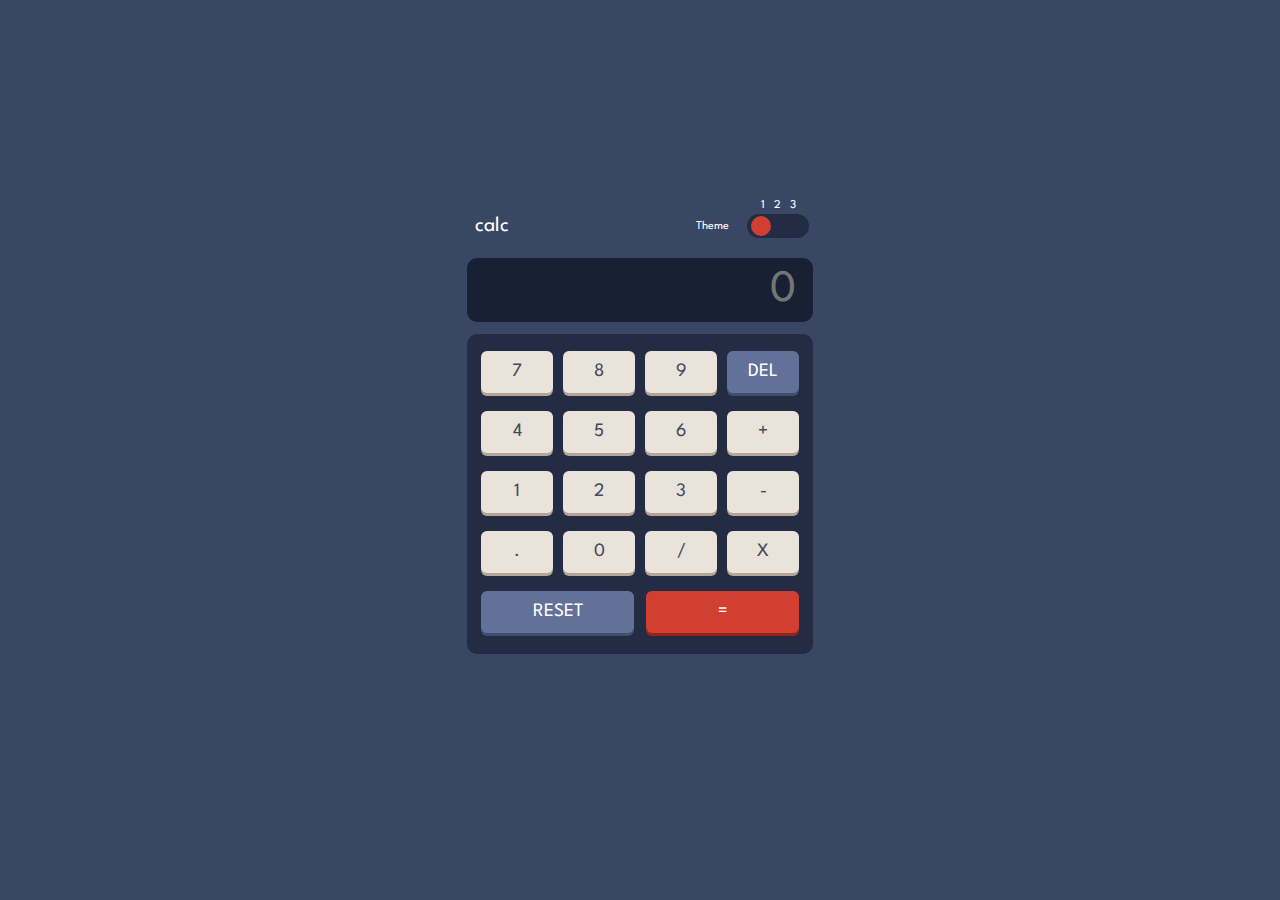
<file: index.html>
<!DOCTYPE html>
<html lang="pt-br">
<head>
    <meta charset="UTF-8">
    <meta http-equiv="X-UA-Compatible" content="IE=edge">
    <meta name="viewport" content="width=device-width, initial-scale=1.0">

    <link rel="stylesheet" type="text/css" href="css/style.css">
    <link rel="stylesheet" type="text/css" href="">

    <script defer src="index.js"></script>
  
    <title>Calculadora</title>
</head>
<body>
    <main class="container">
        <div class="box">
            <div class="cabecalho">
                <p class="calc">calc</p>
                <div class="numTheme">
                    <p>1 2 3</p>
                </div>
                <div class="pTheme">
                    <p>Theme</p>
                </div>

                <div class="input">
                    <input type="radio" id="botao01" name="theme" value="0" onclick= "trocaTema('css/style.css')" checked />
                    <label for="botao01"><span class="span"></span></label>

                    <input type="radio" id="botao02" name="theme" value="1" onclick="trocaTema('css/theme1.css')"/>
                    <label for="botao02"><span></span></label>

                    <input type="radio" id="botao03" name="theme" value="2" onclick="trocaTema('css/theme2.css')"/>
                    <label for="botao03"><span></span></label>
                    <div class="botao_slider"></div>
                  </div>
            </div>

            <section class="display">
                <input type="text" class="screem" placeholder="0" id="screem">
            </section>

            <section class="botons">
                <button type="button" class="btn-func" onclick="dis('7')">7</button>
                <button type="button" class="btn-func" onclick="dis('8')">8</button>
                <button type="button" class="btn-func" onclick="dis('9')">9</button>
                <button type="button" class="btn-func" onclick="del()" id="clear">DEL</button>

                <button type="button" class="btn-func" onclick="dis('4')">4</button>
                <button type="button" class="btn-func" onclick="dis('5')">5</button>
                <button type="button" class="btn-func" onclick="dis('6')">6</button>
                <button type="button" class="btn-func" onclick="dis('+')">+</button>

                <button type="button" class="btn-func" onclick="dis('1')">1</button>
                <button type="button" class="btn-func" onclick="dis('2')">2</button>
                <button type="button" class="btn-func" onclick="dis('3')">3</button>
                <button type="button" class="btn-func" onclick="dis('-')">-</button>

                <button type="button" class="btn-func" onclick="dis('.')">.</button>
                <button type="button" class="btn-func" onclick="dis('0')">0</button>
                <button type="button" class="btn-func" onclick="dis('/')">/</button>
                <button type="button" class="btn-func" onclick="dis('*')">X</button>

                <button type="button" class="btn-func" onclick="clr()" id="reset">RESET</button>
                <button type="button" class="btn-func" onclick="solve()" id="evaluete">=</button>
            </section>
        </div>
    </main>    
</body>
</html>
</file>
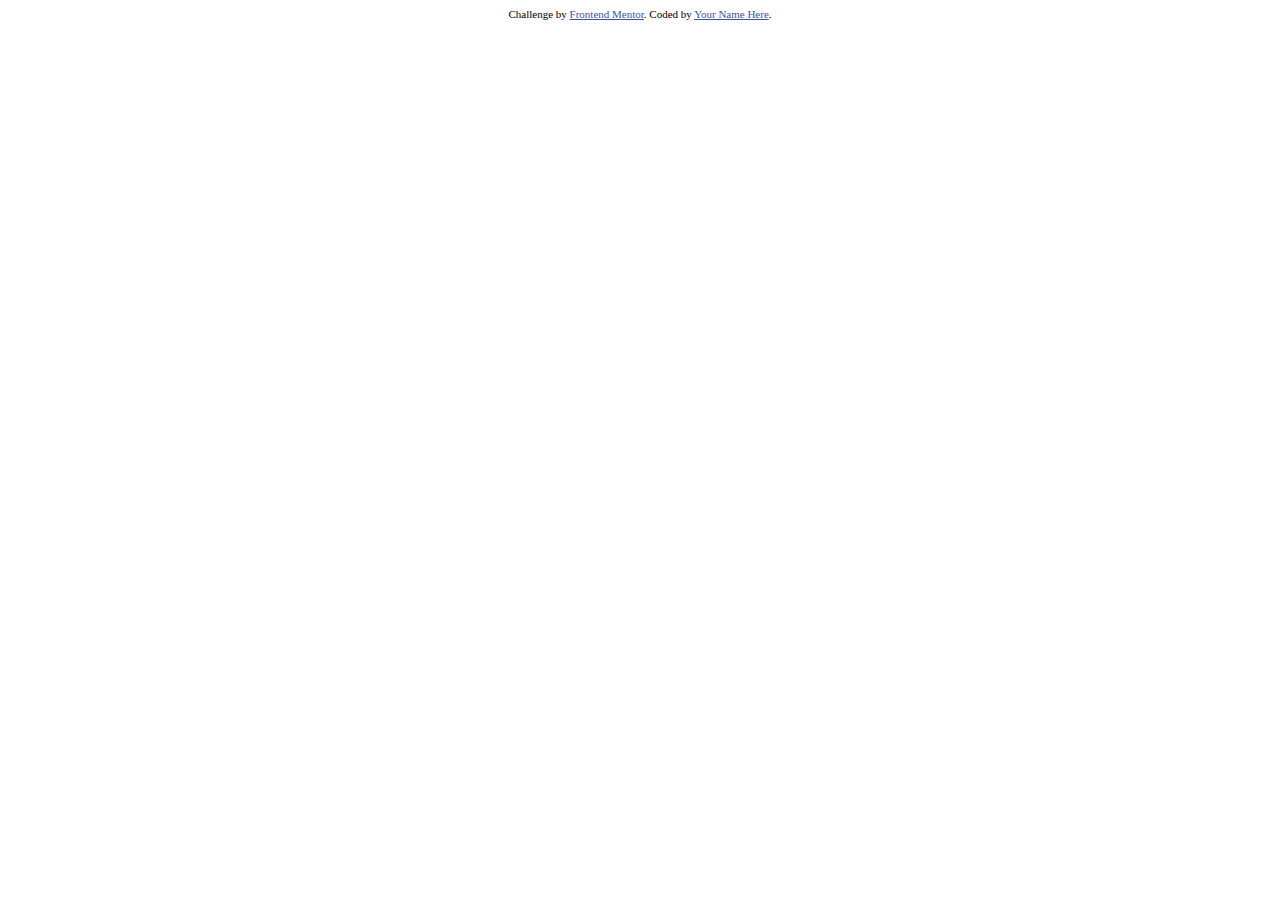
<file: Nova pasta/index.html>
<!DOCTYPE html>
<html lang="en">
<head>
  <meta charset="UTF-8">
  <meta name="viewport" content="width=device-width, initial-scale=1.0"> <!-- displays site properly based on user's device -->

  <link rel="icon" type="image/png" sizes="32x32" href="./images/favicon-32x32.png">
  
  <title>Frontend Mentor | Calculator app</title>

  <!-- Feel free to remove these styles or customise in your own stylesheet 👍 -->
  <style>
    .attribution { font-size: 11px; text-align: center; }
    .attribution a { color: hsl(228, 45%, 44%); }
  </style>
</head>
<body>


  
  <div class="attribution">
    Challenge by <a href="https://www.frontendmentor.io?ref=challenge" target="_blank">Frontend Mentor</a>. 
    Coded by <a href="#">Your Name Here</a>.
  </div>
</body>
</html>
</file>
<file: css/style.css>
@import url('https://fonts.googleapis.com/css2?family=League+Spartan:wght@700&display=swap');

:root{
    --bg-main: hsl(222, 26%, 31%);
    --bg-toggle-keypad: hsl(223, 31%, 20%);
    --bg-screem: hsl(224, 36%, 15%);
    /*keys*/
    --bg-key: hsl(225, 21%, 49%);
    --bg-key-shadow: hsl(224, 28%, 35%);
    --bg-key-evaluete: hsl(6, 63%, 50%);
    --bg-key-evaluete-shadow: hsl(6, 70%, 34%);
    --bg-key-evaluete-hover: hsl(0, 67%, 63%);
    --bg-key-reset-del: rgb(199, 199, 199);
    --bg-button : hsl(30, 25%, 89%);
    --bg-button-shadow: hsl(28, 16%, 65%);
    --bg-slider2: hsl(25, 98%, 40%);
    --bg-slider3: hsl(176, 100%, 44%);
    /*text*/
    --colork: hsl(221, 14%, 31%);
    --bg-text-color: rgb(255, 255, 255);
}

    *{
        font-family: 'League Spartan', sans-serif;
    }

    body{
        margin: 0;
        background-color: var(--bg-main);
    }

    .container{
        /* background-color: aqua; */
        display: flex;
        justify-content: center;
        align-items: center;
        width: 100vw;
        height: 100vh;
    }

    .box{
        margin: auto;
        width: 440px;
        height: 469px;
        border-radius: 10px;
        /* background-color: red; */
    }


    .cabecalho{
        border-radius: 10px;
        /* background-color: hsl(177deg 100% 50%); */
        padding: 1px 15px;
        margin: 0px 53px -44px 47px;
        font-size: 12px;
        color: var(--bg-text-color);
    }


    .display{
        border-radius: 10px;
        background-color: var(--bg-screem);
        padding: 10px 0px 10px;
        margin: 41px 47px -26px 47px;
    }

    .screem{
        font-size: 45px;
        width: 312px;
        background: none;
        border: none;
        text-align: right;
        margin: 0px 15px;
        color: var(--bg-text-color);
    }
        /* Keypad */

    .botons{
        display: grid;
        grid: repeat(5, 60px) / repeat(4, 60px);
        grid-row-gap: 0px;
        grid-column-gap: 22px;
        background-color: var(--bg-toggle-keypad);
        margin: 38px 47px 0px 47px;
        padding: 17px 14px 3px;
        border-radius: 10px;
    }

    .botons :hover{
        background-color: var(--bg-text-color);
        color: var(--colork);
    }

    .botons button{
        background-color: var(--bg-button);
        border: none;
        border-radius: 6px;
        font-size: 19px;
        width: 72px;
        height: 42px;
        color: var(--colork);
        box-shadow: 0px 3px var(--bg-button-shadow);
        cursor: pointer;
    }

    .calc{
        text-align: justify;
        margin: -1px -2px -36px -7px;
        font-size: 21px;
    }

    .numTheme p{
        /* text-align: justify; */
        margin: 0px -11px 13px;
        letter-spacing: 3px;
        padding: 0px 0px 3px 290px;
    }

    .pTheme p{
        text-align: justify;
        margin: -6px 214px -18px;
    }
    
    #evaluete {
        width: 153px;
        margin: 0px 83px;
        background-color: var(--bg-key-evaluete);
        box-shadow: 0px 3px var(--bg-key-evaluete-shadow);
        color: var(--bg-text-color);
    }

    #reset{
        width: 153px;
        background-color: var(--bg-key);
        color: var(--bg-text-color);
        box-shadow: 0px 3px var(--bg-key-shadow);
    }

    #clear{
        background-color: var(--bg-key);
        color: var(--bg-text-color);
        box-shadow: 0px 3px var(--bg-key-shadow);
    }

    #reset:hover{
        background-color: var(--bg-key-reset-del);
        color: var(--bg-text-color);
    }

    #evaluete:hover{
        background-color: var(--bg-key-evaluete-hover);
        color: var(--bg-text-color);
    }

    #clear:hover{
        background-color: var(--bg-key-reset-del);
        color: var(--bg-text-color);
    }

    /* Switch */
    .input{
        display: table;
        position: relative;
        width: 54px;
        padding: 3px 4px;
        background: var(--bg-toggle-keypad);
        margin: -12px 0px 22px 265px;
        -webkit-border-radius: 50px;
        -moz-border-radius: 50px;
        border-radius: 50px;
        text-align: justify;
    }
       
    .input input[type=radio]{
        display: none;
    }
       
    .input label{
        float: left;
        width: 4px;
        height: 4px;
        padding: 7px;
        color: var(--bg-text-color);
        -webkit-border-radius: 50px;
        border-radius: 50px;
        cursor: pointer;
        text-align: center;
    }
       
    .botao_slider{
        position: absolute;
        top: 0px;
        width: 0px;
        height: 20px;
        padding: 0 10px;
        -moz-border-radius: 50px;
        border-radius: 50px;
        transition: all .5s ease;
    }
       
    #botao01:checked ~ .botao_slider{
        left: 4px;
        top: 2px;
        background-color: var(--bg-key-evaluete);
    }

    #botao02:checked ~ .botao_slider{
        left: 20px;
        top: 2px;
        background-color: var(--bg-slider2);
    }

    #botao03:checked ~ .botao_slider{
        left: 38px;
        top: 2px;
        background-color: var(--bg-slider3);
    }
</file>
